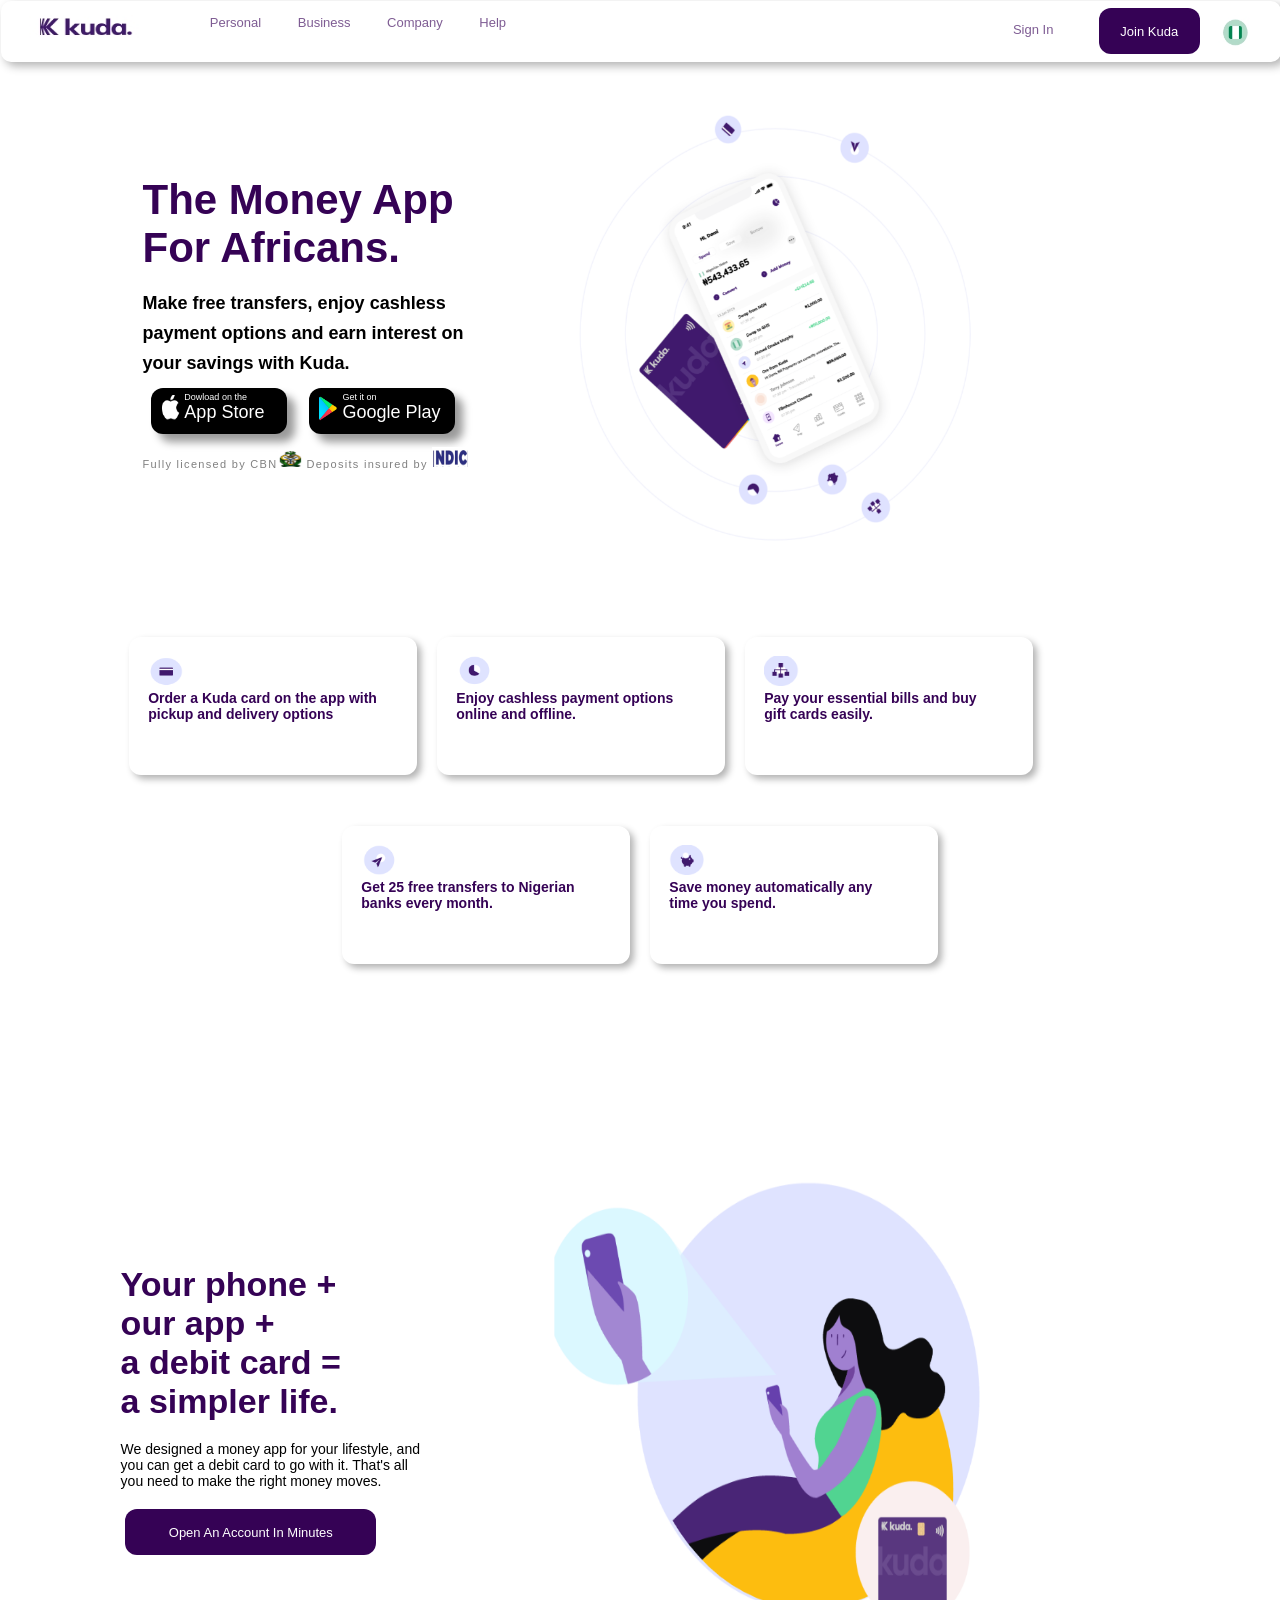
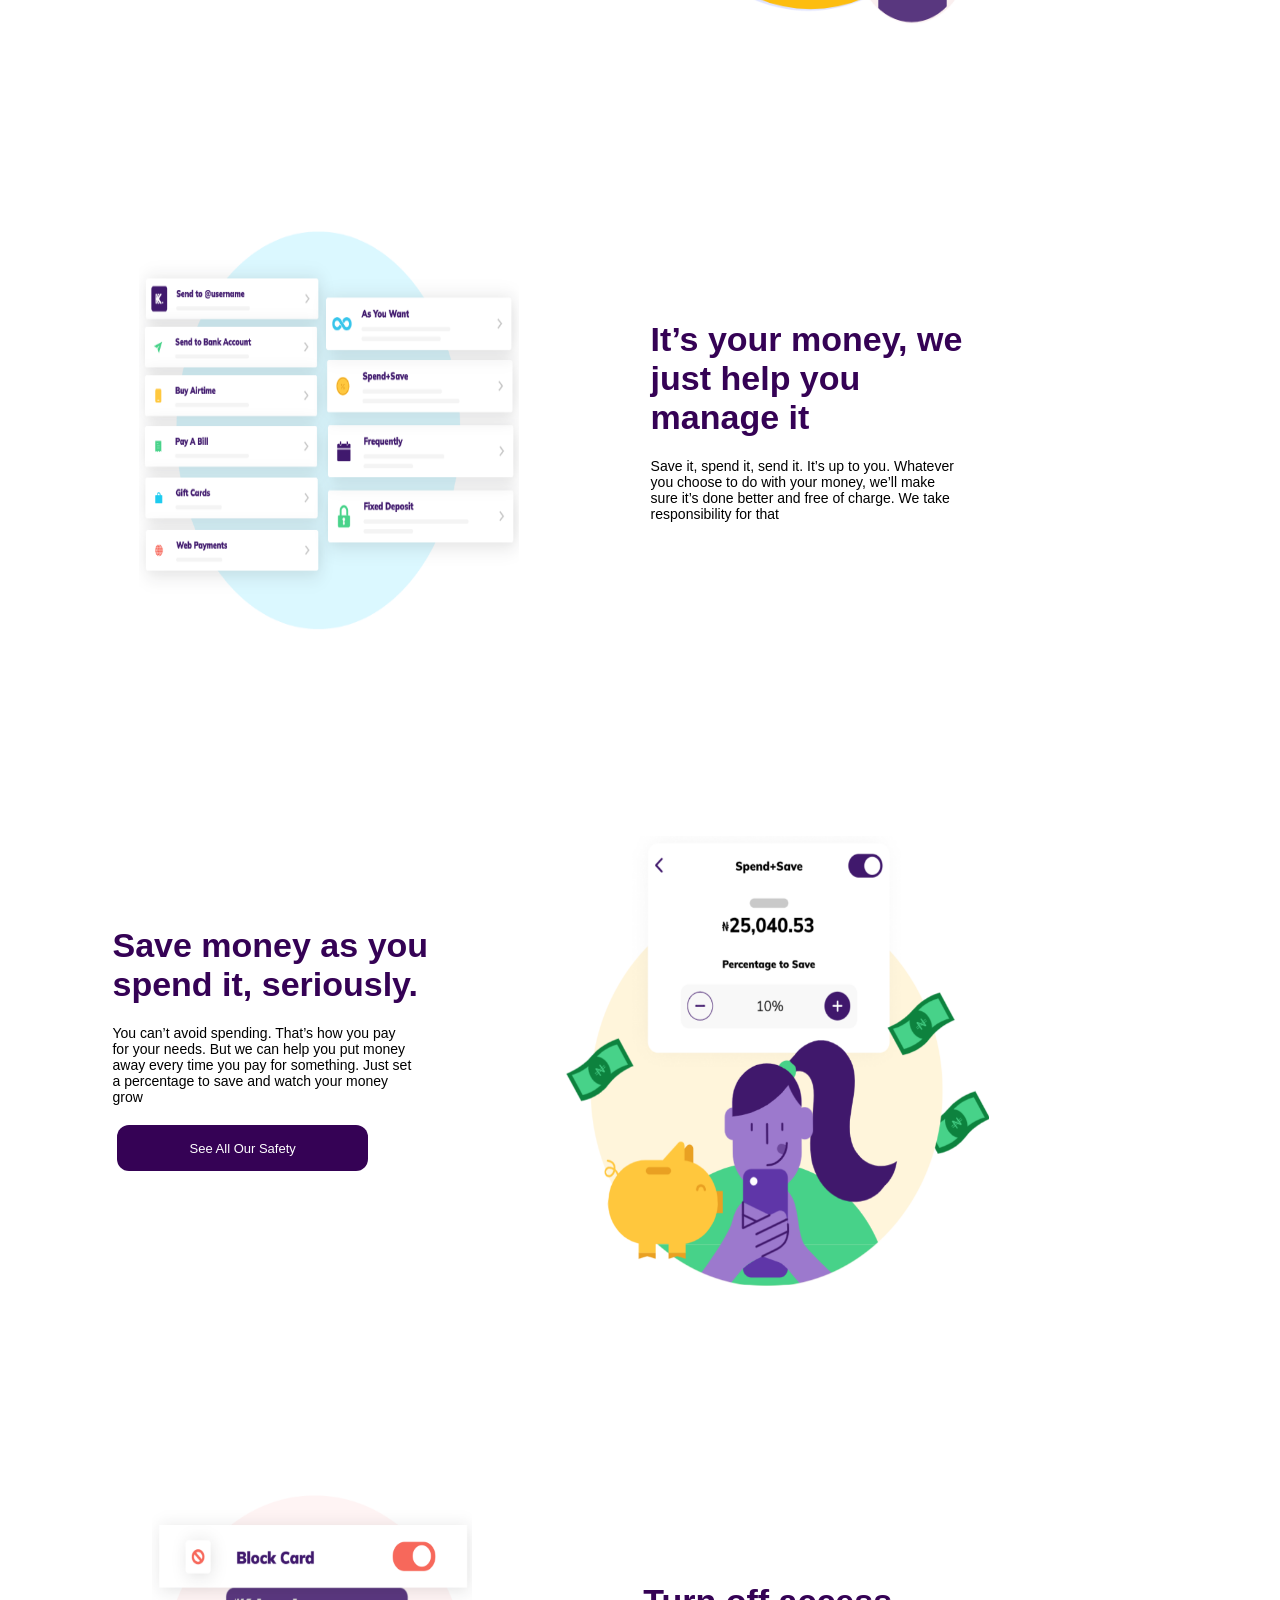
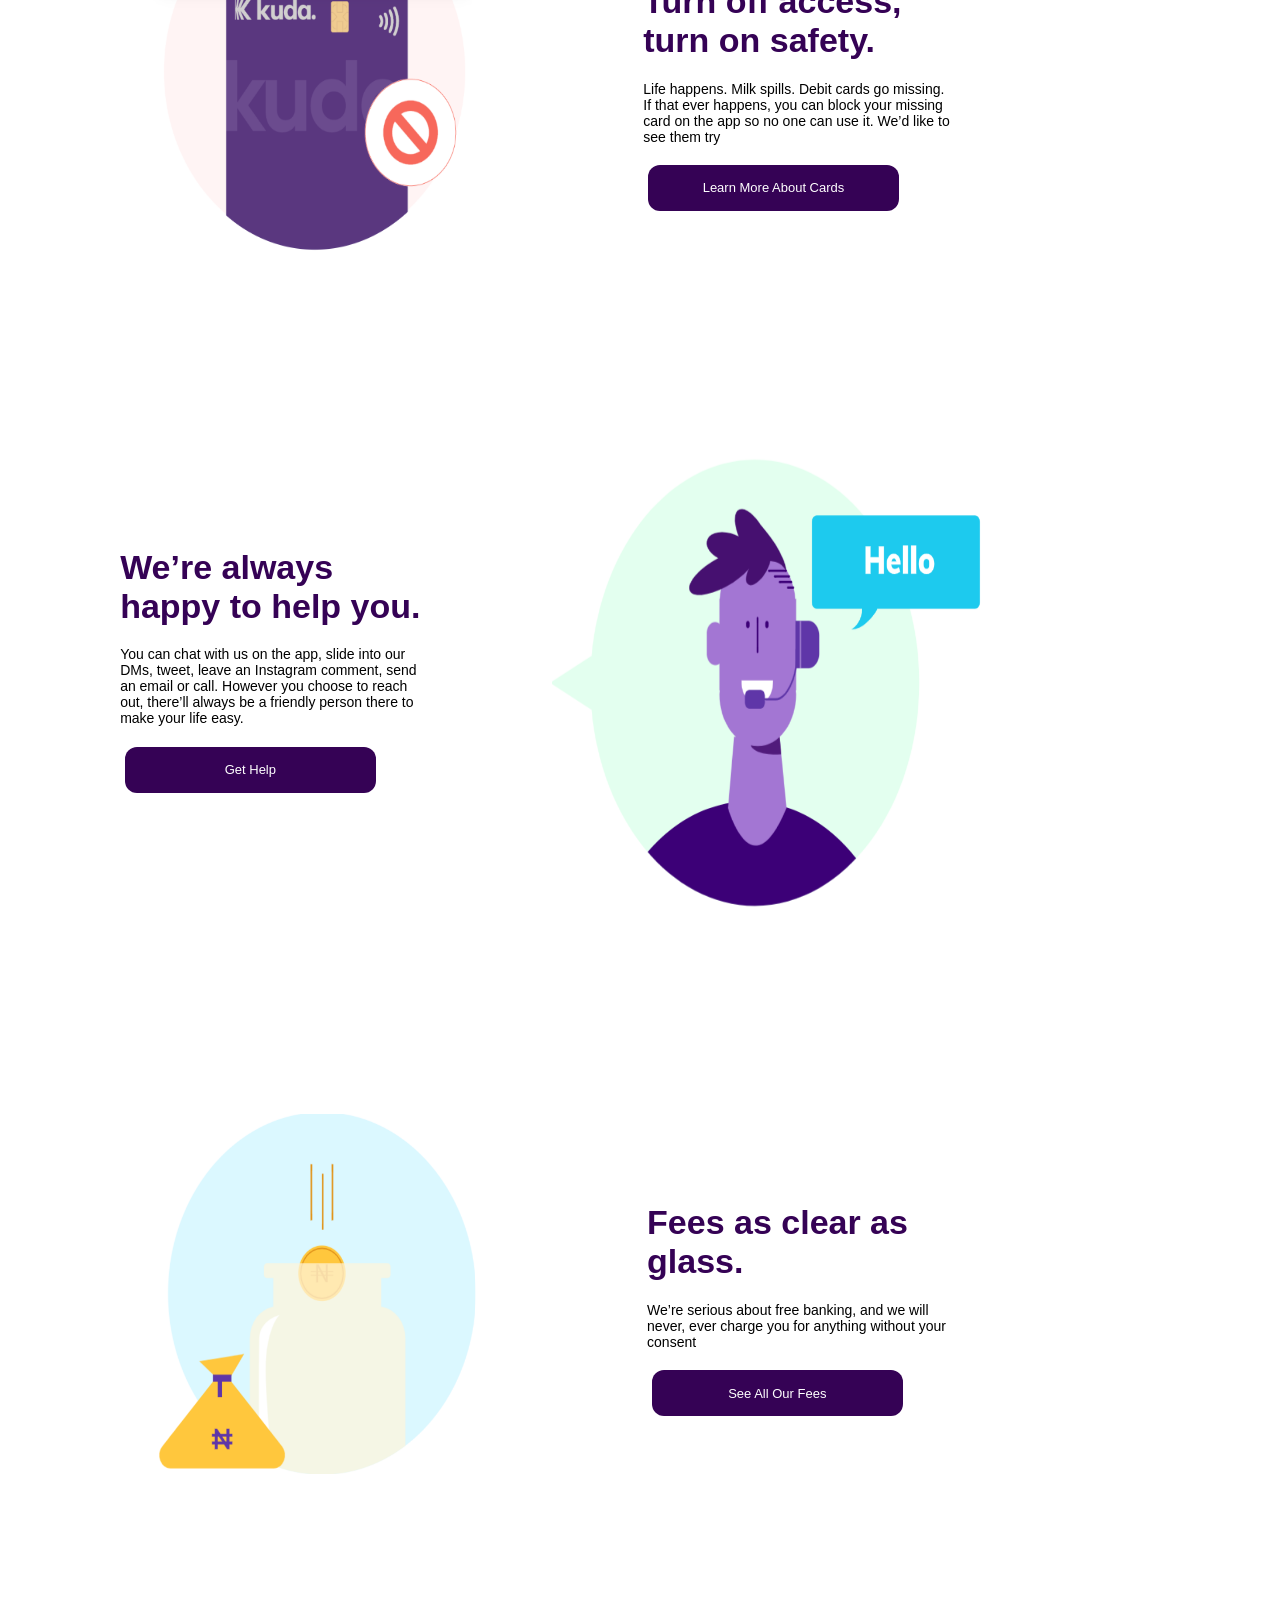
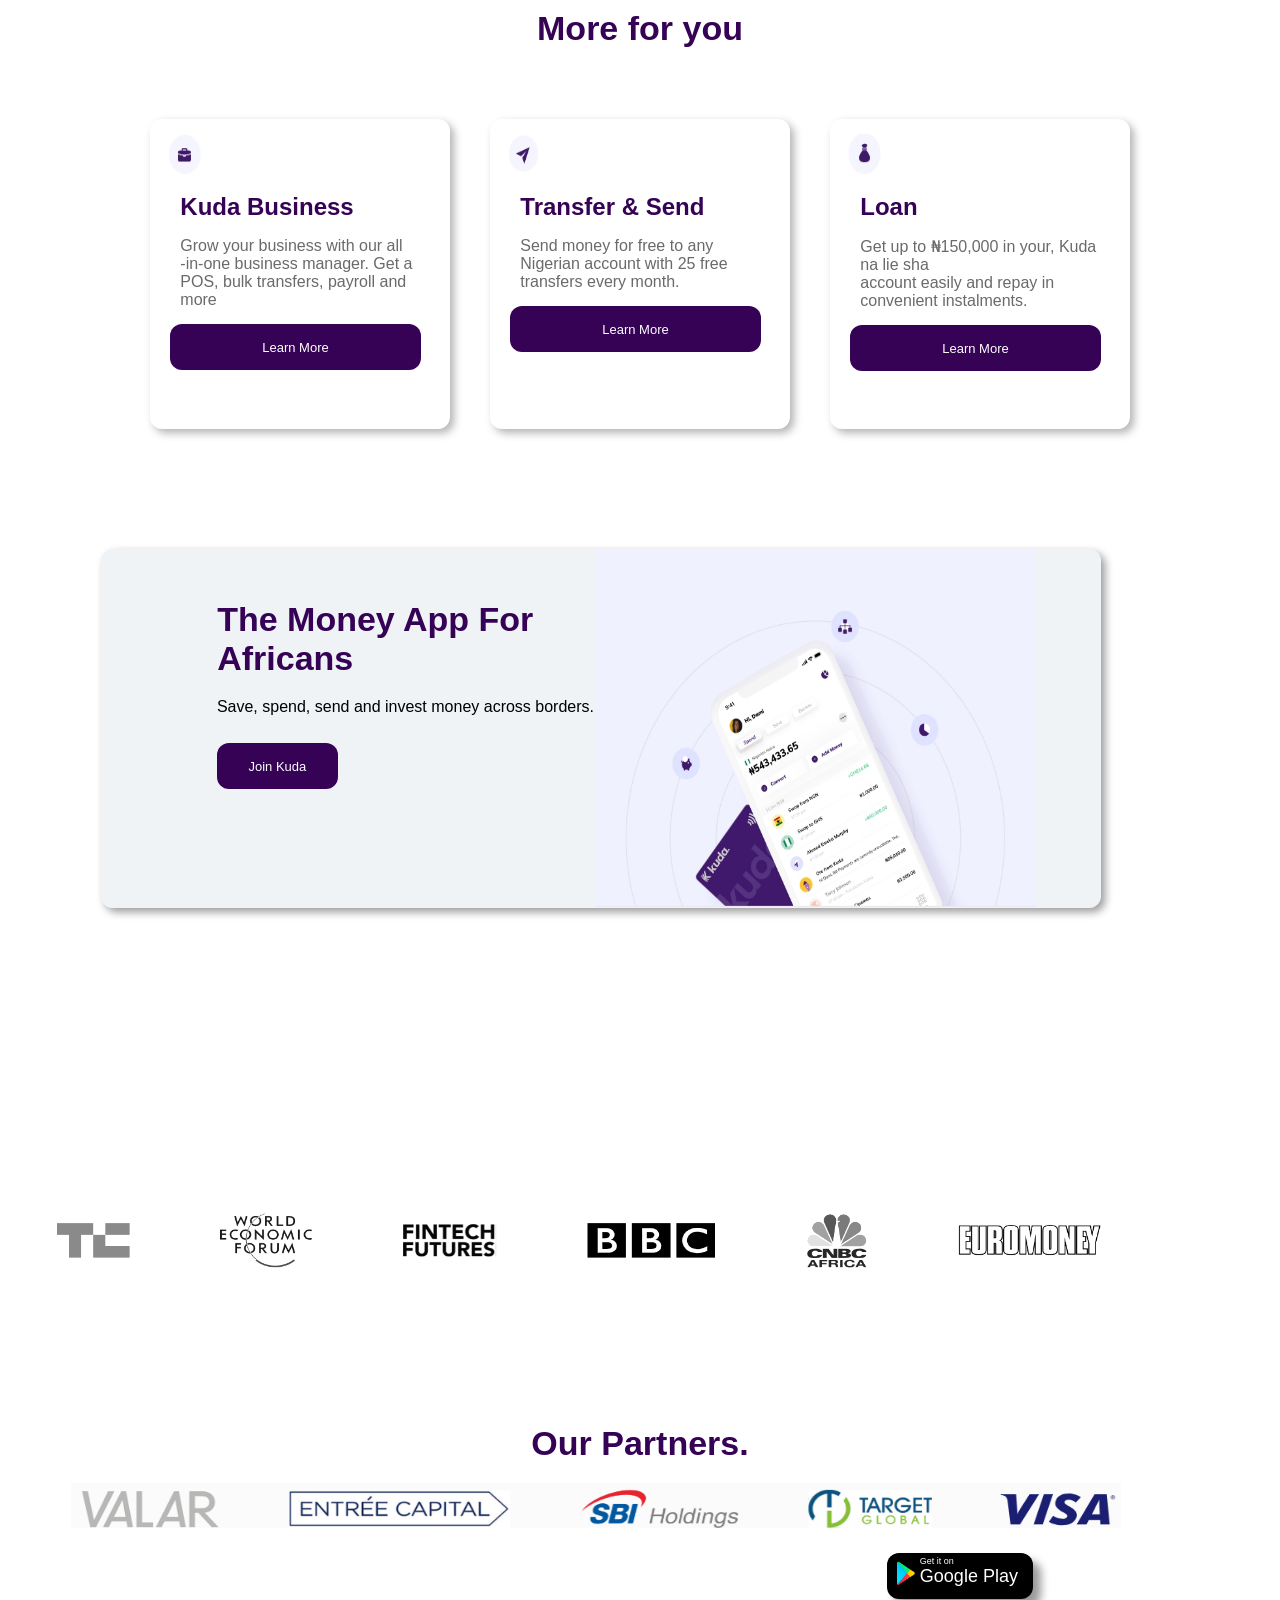
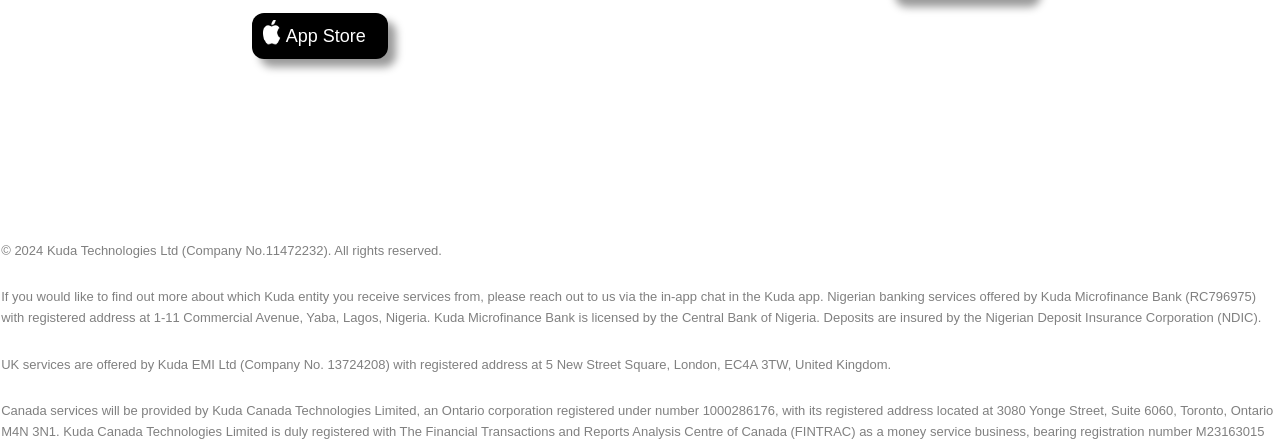
<file: kuda project/index.html>
<!DOCTYPE html>
<html lang="en">
<head>
    <meta charset="UTF-8">
    <meta name="viewport" content="width=device-width, initial-scale=1.0">
    <title>Welcome to kuda</title>
    <link rel="stylesheet" href="kuda.css">
</head>
<body>



    <!------Navigation----->
    <!------Navigation----->
    <!------Navigation----->
    <nav id="navigator">
                <div class="logo"><img id="logo" src="Screenshot_12-11-2024_113624_kuda.com.jpeg"></div>
                <div class="mid-nav">
                    <ul>
                        <li><a href="#"> Personal</a></li>
                        <li><a href="#">Business</a></li>
                        <li><a href="#">Company</a></li>
                        <li><a href="#">Help</a></li>
                    </ul>
                    </div>
                    <div class="last-nav">
                        <ul>
                            <li><a class="sign-in" href="#">Sign In</a></li>
                            <li class="join"><a class="join" href="#"> Join Kuda</a></li>
                            <li  ><a class="nation-img"  href="#"><img class="nation-img" src="Screenshot_12-11-2024_113713_kuda.com.jpeg"></a></li>
                        </ul>
                </div>
    </nav>


    <!-----Hero-section----->
      <!-----Hero-section----->
        <!-----Hero-section----->


        <section id="the-hero">


<div class="hero-text">
          <h1> The Money App<br> For Africans.</h1>
          <p class="hero-p">
            Make free transfers, enjoy cashless</br> payment options and earn interest on</br>your savings with Kuda.
          </p>
          <section id="apps">
          <div class="apps-store">
            <img class="app-img" src="Screenshot 2024-11-13 000218.png">
            <span>Dowload on the <p class="app-p">App Store </p></span>
        </div>


        <div class="google-store">
            <img class="app-img" src="Screenshot 2024-11-13 000247.png">
            <span> Get it on  <p class="app-p">Google Play </p></span>
        </div>
        </section>

        <p class="licensed">
            Fully licensed by CBN<img id="cbn-img" src="Screenshot 2024-11-13 113622.png">
             Deposits insured by
            <img class="ndic" src="Screenshot 2024-11-13 113546.png">
        </p>
</div>


            <div class="hero-img">
                <img class="hero-img" src="Screenshot 2024-11-12 113039.png">
            </div>
                   
        </section>
        
    


        <!------services----->
         <!------services----->
          <!-----services----->
           <!------services----->


           <section id="services">
<div class="flex1">
    <img id="card-img" src="Screenshot 2024-11-13 115316.png">
<p class="flex1-p">
    Order a Kuda card on the app with<br> pickup and delivery options
</p>
</div>


<div class="flex2">
    <img src="Screenshot 2024-11-13 114912.png">
<p>
    Enjoy cashless payment options<br> online and offline.
</p>
</div>


<div class="flex3">
    <img src="Screenshot 2024-11-13 114946.png">
<p>
    Pay your essential bills and buy<br> gift cards easily.
</p>
</div>
           </section>


           <section id="services2">
            <div class="flexa1">
                 <img src="Screenshot 2024-11-13 115018.png">
                   <p>Get 25 free transfers to Nigerian <br>banks every month.</p>
            </div>


            <div class="flexa2">
                <img src="Screenshot 2024-11-13 115056.png">
                <p>Save money automatically any<br> time you spend.</p>
            </div>

           </section>



           <!------open-an-acct----->
           <!------open-an-acct----->
           <!------open-an-acct----->
           <!------open-an-acct----->




           <section class="the-flexer">
                   <div class="column1i">
                     <h1>
                        Your phone +<br>
                         our app +<br>
                         a debit card =<br>
                          a simpler life.
                     </h1>
                     <p>
                        We designed a money app for your lifestyle, and<br> you can get a debit card to go with it. That's all<br> you need to make the right money moves.
                     </p>
                     <a class="join2">Open An Account In Minutes</a>
                   </div>
                   <div class="column2">
                    <img class="img-area" src="Screenshot 2024-11-13 162506.png">
                   </div>
           </section>







           <section class="the-flexer">
        
            <div class="column2">
             <img class="img-area2" src="Screenshot 2024-11-14 071500.png">
            </div>


            <div class="column1i">
                <h1>
                    It’s your money, we<br> just help you<br> manage it
                </h1>
                <p>
                    Save it, spend it, send it. It’s up to you. Whatever <br>you choose to do with your money, we’ll make <br>sure it’s done better and free of charge. We take <br>responsibility for that
                </p>
              </div>
    </section>




    <section class="the-flexer">
        <div class="column1i">
          <h1>
            Save money as you <br>spend it, seriously.
          </h1>
          <p>
            You can’t avoid spending. That’s how you pay <br>for your needs. But we can help you put money <br>away every time you pay for something. Just set<br> a percentage to save and watch your money <br>grow
          </p>
          <a class="join2">See All Our Safety</a>
        </div>
        <div class="column2">
         <img class="img-area" src="Screenshot 2024-11-14 072254.png">
        </div>
</section>





<section class="the-flexer">
        
    <div class="column2">
     <img class="img-area3" src="Screenshot 2024-11-14 075145.png">
    </div>


    <div class="column1i">
        <h1>
            Turn off access,<br> turn on safety.
        </h1>
        <p>
            Life happens. Milk spills. Debit cards go missing.<br> If that ever happens, you can block your missing <br> card on the app so no one can use it. We’d like to <br>see them try
        </p>
        <a class="join2">Learn More About Cards</a>
     </div>
</section>





<section class="the-flexer">
    <div class="column1i">
      <h1>
        We’re always<br> happy to help you.
      </h1>
      <p>
        You can chat with us on the app, slide into our<br> DMs, tweet, leave an Instagram comment, send<br> an email or call. However you choose to reach <br>out, there’ll always be a friendly person there to <br>make your life easy.
      </p>
      <a class="join2">Get Help</a>
    </div>
    <div class="column2">
     <img class="img-area" src="Screenshot 2024-11-14 080054.png">
    </div>
</section>





     <section class="the-flexer">
<div class="column2">
    <img class="img-area3" src="Screenshot 2024-11-14 080618.png">
   </div>


   <div class="column1i">
       <h1>
        Fees as clear as<br> glass.
       </h1>
       <p>
        We’re serious about free banking, and we will<br> never, ever charge you for anything without your <br>consent
       </p>
       <a class="join2">See All Our Fees</a>
    </div>
</section>





<h1 id="more-h1">  More for you</h1>
<section id="more">
    
    <div class="more1">

        <img class="more-img" src="Screenshot_12-11-2024_114024_kuda.com.jpeg"> 
      <h2>
        Kuda Business
      </h2>
      <p>
        Grow your business with our all<br>-in-one business manager. Get a <br>POS, bulk transfers, payroll and<br> more
      </p>

      <a class="join2">Learn More</a>
    </div>



    <div class="more2">

        <img class="more-img" src="Screenshot_12-11-2024_114041_kuda.com.jpeg">
       <h2>
        Transfer & Send
       </h2>
        <p>
            Send money for free to any<br> Nigerian account with 25 free <br>transfers every month.
        </p>

        <a class="join2">Learn More</a>
    </div>



    <div class="more3">
        <img class="more-img" src="Screenshot_12-11-2024_114054_kuda.com.jpeg">
        <h2>
            Loan
        </h2>
        <p>
            Get up to ₦150,000 in your, Kuda na lie sha <br>account easily and repay in<br> convenient instalments.
        </p>

        <a class="join2">Learn More</a>
    </div>
</section>


<section id="money-app">

    <div class="texting-area">
       <h1>
        The Money App For<br> Africans
       </h1>
       <p>
        Save, spend, send and invest money across borders.
       </p>

       <a class="join2i"> Join Kuda</a>
    </div>

    <div class="img-case">
       <img id="img-case" src="Screenshot_12-11-2024_11386_kuda.com.jpeg">
    </div>


</section>

<section id="comsi">
    <img class="coms" src="Screenshot 2024-11-14 081706.png">
</section>


<section id="partner">

    <h1 class="part-h1">Our Partners.</h1>
    <img class="parts" src="Screenshot 2024-11-14 082411.png">
</section>


<section id="apps2">
    <div class="apps-store2">
      <img class="app-img2" src="Screenshot 2024-11-13 000218.png">
      <span>Dowload on the <p class="app-p2">App Store </p></span>
  </div>


  <div class="google-store2">
      <img class="app-img" src="Screenshot 2024-11-13 000247.png">
      <span> Get it on  <p class="app-p">Google Play </p></span>
  </div>
</section>





<section id="footer">
         
    <p>© 2024 Kuda Technologies Ltd (Company No.11472232). All rights reserved.</p>

   <p>If you would like to find out more about which Kuda entity you receive services from, please reach out to us via the in-app chat in the Kuda app. Nigerian banking services offered by Kuda Microfinance Bank (RC796975) with registered address at 1-11 Commercial Avenue, Yaba, Lagos, Nigeria. Kuda Microfinance Bank is licensed by the Central Bank of Nigeria. Deposits are insured by the Nigerian Deposit Insurance Corporation (NDIC).</p>
    
   <p> UK services are offered by Kuda EMI Ltd (Company No. 13724208) with registered address at 5 New Street Square, London, EC4A 3TW, United Kingdom.</p>
    
   <p> Canada services will be provided by Kuda Canada Technologies Limited, an Ontario corporation registered under number 1000286176, with its registered address located at 3080 Yonge Street, Suite 6060, Toronto, Ontario M4N 3N1. Kuda Canada Technologies Limited is duly registered with The Financial Transactions and Reports Analysis Centre of Canada (FINTRAC) as a money service business, bearing registration number M23163015</p>
</section>
</body>
</html>
</file>
<file: kuda project/kuda.css>
*{
    margin: 0;
    padding: 0.3px;
    font-family:'Segoe UI', Tahoma, Geneva, Verdana, sans-serif;
    
}
#navigator{
    display: flex;
    justify-content: space-around;
    border-radius: 10px;
    box-shadow: 4px 4px 10px rgb(0,0,0,0.30);
    position: fixed;
    width:100%;
    background-color: white;
   
}
.logo{
    height: 40px;
    padding-bottom: 7px;
    padding-top: 7px;
}
#logo{
    width:110px;
    height: 25px;
    padding-top: 7px;
   
}
.mid-nav{
    margin-right: 400px;
    margin-left:5px;
}
 ul, li{
    display:flex; 
    justify-content: space-around;
    text-decoration: none;
    padding-top: 7px;
    padding-bottom: 7px;
    font-size: 13px;
    transition: 0.78s;
    
   
}
a{
    text-decoration: none;
    color:rgba(105, 65, 129, 0.86);
    margin-right: 15px;
    padding-left:10.5px;
    padding-right: 10.5px;
    font-weight: 500;
}
li:hover{
    box-shadow: 4px 4px 10px rgb(0, 0, 0, 0.30);
    border-radius: 12px;
}
.sign-in{
    display: inline-block;
    width: 70px;
    align-items: center;
    text-align: center;
    padding-top: 7px;
    padding-bottom: 7px;
    
}
.join{
width: 100px;
height: 32px;
border-radius: 12px;
text-align: center;
align-items: center;
color: white;
background: rgb(53, 2, 85);
display:flex; 
    justify-content: space-around;
    text-decoration: none;
    padding-top: 7px;
    padding-bottom: 7px;
    font-size: 13px;
    transition: 0.78s;
    margin-right: 5px;
    margin-left: 5px;
}
.join:hover{
    background: white;
    color: rgb(53, 2, 85);
}
.nation-img{
    width: 38px;
    height: 32px;
border-radius: 12px;
align-items: center;
display:flex; 
    justify-content: space-around;
    text-decoration: none;
    padding: 0;
    transition: 0.78s;
    margin-right: 5px;
    margin-left: 5px;
}


#the-hero{
    display: flex;
    justify-content: center;
    margin-top: 100px;
    border-radius: 10px;
   
    max-width: 1100px;
    max-height: 600px;
}
.hero-text{
    color: rgb(53, 2, 85);
    padding: 20px;
    font-size: 28px;
   padding-top: 75px;
   padding-right: 100px;
   
}
.hero-text h1{
    font-weight: 800;
}
.hero-p{
    color: black;
    font-size: 18px;
    margin-top: 15px;
    font-weight:600;
    line-height: 30px;

}
.hero-img{
    
        width: 410px;
        height: 450px;
       
}
.apps-store{
    width: 130px;
    height: 40px;
    font-size: 9px;
    background-color: black;
    display: flex;
    border-radius: 12px;
    margin: 5px;
    margin-top: 10px;
    margin-left: 0px;
    color:white;
    padding:3px;
    box-shadow: 8px 8px 8px rgb(0, 0, 0, 0.40);

}
#apps{
    display: flex;
    justify-content: space-around;
}
.google-store{
    width: 140px;
    height: 40px;
    font-size: 9px;
    background-color: black;
    display: flex;
    border-radius: 12px;
    margin: 5px;
    margin-top: 10px;
    margin-left: 0px;
    color:white;
    padding:3px;
    box-shadow: 8px 8px 8px rgb(0, 0, 0, 0.40);
}
.app-p{
    padding: 0px;
    font-size: 18px;
    color: white;
}
.app-img{
    width: 22px;
    height: 26px;
    padding: 4px;
}
.licensed{
    font-size:11px;
    font-weight: lighter;
    color: grey;
    display: inline-block;
    letter-spacing: 1.3px;
}
.ndic{
    width: 36px;
    height: 20px;
}
#cbn-img{
margin-top:10px;
width: 24px;
    height: 17px;

}
#services{
    display: flex;
    align-items:center;
    justify-content:center;
    margin: 30px;
    margin-top: 75px;
    max-width: 1100px;
    color:rgb(53, 2, 85);
    font-size: 14px;
    font-weight: bold;
}
.flex1, .flex2, .flex3, .flexa1, .flexa2 {
    box-shadow: 4px 4px 7px rgb(0, 0, 0, 0.30);
    width: 250px;
    padding: 19px;
    margin: 10px;
    border-radius: 12px;
    height: 100px;
}
.flex1 img, .flex2 img, .flex3 img, .flexa1 img, .flexa2 img{
    width: 35px;
    height: 30px;
}
#services2{
    display: flex;
    justify-content: center;
    color:rgb(53, 2, 85);
    font-size: 14px;
    font-weight: bold;
}

.the-flexer{
    display: flex;
    justify-content: center;
    margin-top: 200px;
    max-width: 1100px;
    max-height: 600px;
}
.column1{
    margin-right: 0px;
  
}
.column1 h1{
    color: rgb(53, 2, 85);
    font-size: 34px;
    font-weight:800;
}
.column1 p{
    margin-top:20px;
    margin-bottom: 20px;
    font-size: 14px;
}
 .img-area{
    width: 430px;
    height: 450px;
    margin-left: 130px;
}
.join2{
width: 230px;
height: 32px;
border-radius: 12px;
text-align: center;
align-items: center;
color: white;
background: rgb(53, 2, 85);
display:flex; 
    justify-content: space-around;
    text-decoration: none;
    padding-top: 7px;
    padding-bottom: 7px;
    font-size: 13px;
    transition: 0.78s;
    margin-right: 5px;
    margin-left: 5px;
}

.join2:hover{
    background: white;
    color: rgb(53, 2, 85);
    box-shadow: 4px 4px 8px rgb(0, 0, 0, 0.40);
}
.img-area2{
    width: 380px;
    height: 400px;
    margin-right: 130px;
}
.column1i{
    padding-top: 90px;
}
.column1i h1{
    color: rgb(53, 2, 85);
    font-size: 34px;
    font-weight:800;
}
.column1i p{
    margin-top:20px;
    margin-bottom: 20px;
    font-size: 14px;
}
.img-area3{
    width: 320px;
    height: 360px;
    margin-right: 170px;
}
.coms{
    width:1050px;
    align-items: center;
    height: 60px;
    margin-left: 50px;
    margin-top: 200px;
}
.parts{
    width:1050px;
    align-items: center;
    height: 45px;
    margin-left: 50px;
    padding: 20px;
}
.part-h1{
    color: rgb(53, 2, 85);
    font-size: 34px;
    font-weight:800;
    text-align: center;
    margin-top: 150px;
}
#footer p{
      font-size: 13px;
      color: grey;
      line-height: 21px;
      margin-top: 25px;
}
#footer{
    margin-top: 150px;

}
#more-h1{
    color: rgb(53, 2, 85);
    font-size: 34px;
    font-weight:800;
    text-align: center;
    margin: 50px;
    margin-top: 130px;
}
#more{
    display: flex;
    justify-content: center;
}
.more1, .more2, .more3{
    border-radius: 12px;
    box-shadow: 4px 4px 8px rgb(0,0,0,0.30);
    width: 270px;
    height: 280px;
    margin: 20px;
    padding: 15px;
}
.more1 p, .more2 p, .more3 p{
    margin: 15px;
    font-size: 16px;
    color: #6b6969;
}
.more-img{
    width: 39px;
    height: 40px;
}
.more1 h2, .more2 h2, .more3 h2{
    margin: 15px;
  color: rgb(53, 2, 85);;
}
.texting-area h1{
    color: rgb(53, 2, 85);
    font-size: 34px;
    font-weight:800;
    margin-top: 50px;
    margin-left: 50px;
}
#money-app{
    display: flex;
    max-width: 1000px;
    max-height: 500px;
    justify-content: center;
    margin: 100px;
    background-color: #dce5eb73;
    box-shadow: 4px 4px 8px rgb(0, 0, 0, 0.40);
    border-radius: 12px;
}
#img-case{
    width: 100%;
    height: 100%;

}
.img-case{
    width: 440px;
    height: 358px;
}
.texting-area p{
    padding-left: 50px;
    padding-top: 20px;
}
.join2i{
    width: 100px;
    height: 32px;
    border-radius: 12px;
    text-align: center;
    align-items: center;
    color: white;
    background: rgb(53, 2, 85);
    display:flex; 
        justify-content: space-around;
        text-decoration: none;
        margin-top: 27px;
        padding-top:7px;
        padding-bottom: 7px;
        font-size: 13px;
        transition: 0.78s;
        margin-left: 50px;
    }
    
    .join2i:hover{
        background: white;
        color: rgb(53, 2, 85);
        box-shadow: 4px 4px 8px rgb(0, 0, 0, 0.40);
    }

    .apps-store2{
        width: 130px;
        height: 40px;
        font-size: 9px;
        background-color: black;
        display: flex;
        border-radius: 12px;
        margin: 5px;
        margin-top: 60px;
        padding: 3px;
        box-shadow: 8px 8px 8px rgb(0, 0, 0, 0.40);
    
    }
    #apps2{
        display: flex;
        justify-content: space-around;
    }
    .google-store2{
        width: 140px;
        height: 40px;
        font-size: 9px;
        background-color: black;
        display: flex;
        border-radius: 12px;
        color:white;
        padding:3px;
        box-shadow: 8px 8px 8px rgb(0, 0, 0, 0.40);
    }
    .app-p2{
        padding: 0px;
        font-size: 18px;
        color: white;
    }
    .app-img2{
        width: 22px;
        height: 26px;
        padding: 4px;
    }
</file>
